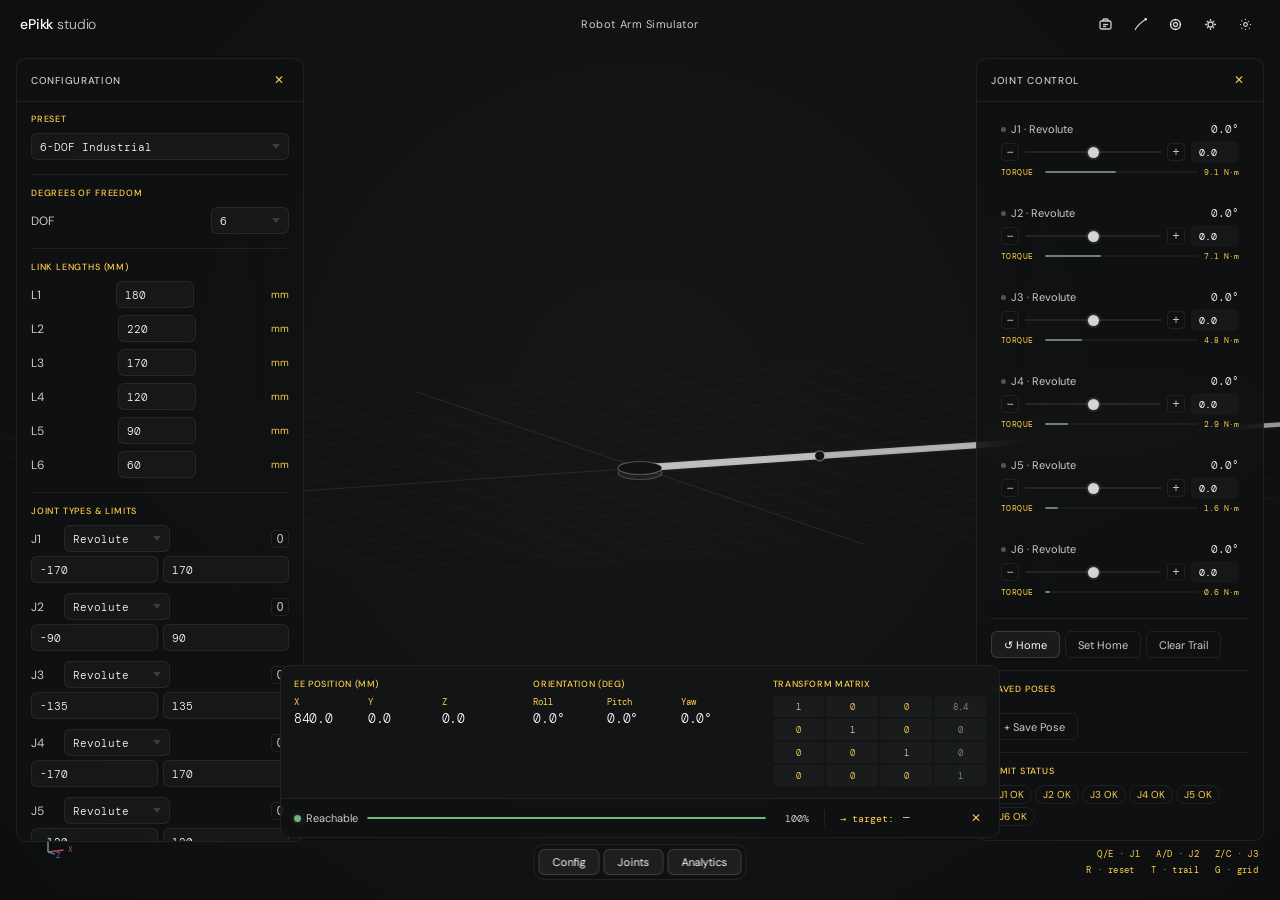
<file: index.html>
<!DOCTYPE html>
<html lang="en">
<head>
<meta charset="UTF-8">
<meta name="viewport" content="width=device-width, initial-scale=1.0">
<title>ePikk — Robot Arm Simulator</title>
<link rel="preconnect" href="https://fonts.googleapis.com">
<link href="https://fonts.googleapis.com/css2?family=DM+Sans:ital,opsz,wght@0,9..40,300;0,9..40,400;0,9..40,500&family=DM+Mono:wght@300;400&display=swap" rel="stylesheet">
<link rel="stylesheet" href="simulator.css">
</head>
<body>

<div id="vp"><canvas id="mc"></canvas></div>
<canvas id="gizmo" width="52" height="52"></canvas>
<div id="target-hint">Click viewport to place target · drag to move</div>
<div id="toast"></div>
<div id="kbhint">
  Q/E · J1 &nbsp; A/D · J2 &nbsp; Z/C · J3<br>
  R · reset &nbsp; T · trail &nbsp; G · grid
</div>

<nav>
  <div class="nav-logo">ePikk<em> studio</em></div>
  <div class="nav-title">Robot Arm Simulator</div>
  <div class="nav-r">
    <button class="iBtn" id="btnLib" data-tip="Robot Library" onclick="toggleLib()">
      <svg width="13" height="13" viewBox="0 0 13 13" fill="none" stroke="currentColor" stroke-width="1.3">
        <rect x="1" y="3" width="11" height="8" rx="1.5"/>
        <path d="M4 3V2a1 1 0 0 1 1-1h3a1 1 0 0 1 1 1v1"/>
        <line x1="4" y1="6.5" x2="9" y2="6.5"/>
        <line x1="4" y1="8.5" x2="7" y2="8.5"/>
      </svg>
    </button>
    <button class="iBtn" id="btnTrail" data-tip="EE Trail" onclick="toggleTrail()">
      <svg width="13" height="13" viewBox="0 0 13 13" fill="none" stroke="currentColor" stroke-width="1.3"><path d="M1 12 C3 8 6 5 12 1"/><circle cx="12" cy="1" r="1.5" fill="currentColor" stroke="none"/></svg>
    </button>
    <button class="iBtn" id="btnTarget" data-tip="Place Target" onclick="activateTarget()">
      <svg width="13" height="13" viewBox="0 0 13 13" fill="none" stroke="currentColor" stroke-width="1.3"><circle cx="6.5" cy="6.5" r="5"/><circle cx="6.5" cy="6.5" r="2"/><line x1="6.5" y1="1" x2="6.5" y2="2.5"/><line x1="6.5" y1="10.5" x2="6.5" y2="12"/><line x1="1" y1="6.5" x2="2.5" y2="6.5"/><line x1="10.5" y1="6.5" x2="12" y2="6.5"/></svg>
    </button>
    <button class="iBtn" id="btnTheme" data-tip="Toggle theme" onclick="toggleTheme()">
      <svg width="13" height="13" viewBox="0 0 13 13" fill="none" stroke="currentColor" stroke-width="1.3"><path d="M6.5 1v2M6.5 10v2M1 6.5h2M10 6.5h2M2.9 2.9l1.4 1.4M8.7 8.7l1.4 1.4M2.9 10.1l1.4-1.4M8.7 4.3l1.4-1.4"/><circle cx="6.5" cy="6.5" r="2.5"/></svg>
    </button>
    <button class="iBtn" id="sbtn" data-tip="Settings" onclick="toggleS()">
      <svg width="13" height="13" viewBox="0 0 14 14" fill="none" stroke="currentColor" stroke-width="1.3"><circle cx="7" cy="7" r="2"/><path d="M7 1v1.2M7 11.8V13M1 7h1.2M11.8 7H13M2.5 2.5l.85.85M10.65 10.65l.85.85M10.65 3.35l-.85.85M3.35 10.65l-.85.85"/></svg>
    </button>
  </div>
</nav>

<!-- SETTINGS -->
<div class="panel off" id="pS">
  <div class="ph"><span class="pl">Settings</span><button class="xBtn" onclick="toggleS()">✕</button></div>
  <div class="pb" style="padding:8px 13px 13px">
    <div class="srow"><span class="sk">Ground Grid</span><label class="tsw"><input type="checkbox" checked onchange="S.grid=this.checked"><div class="tt"></div><div class="tth"></div></label></div>
    <div class="srow"><span class="sk">Grid Size</span>
      <div class="grid-row" style="width:120px">
        <input type="range" min="100" max="1200" value="500" step="50" oninput="S.gridSize=+this.value;document.getElementById('gsval').textContent=this.value" style="flex:1">
        <span id="gsval" style="font-family:var(--mono);font-size:9px;color:var(--faint);min-width:30px">500</span>
      </div>
    </div>
    <div class="srow"><span class="sk">Wireframe</span><label class="tsw"><input type="checkbox" onchange="S.wire=this.checked"><div class="tt"></div><div class="tth"></div></label></div>
    <div class="srow"><span class="sk">Link Transparency</span><label class="tsw"><input type="checkbox" onchange="S.transp=this.checked"><div class="tt"></div><div class="tth"></div></label></div>
    <div class="srow"><span class="sk">Joint Markers</span><label class="tsw"><input type="checkbox" checked onchange="S.marks=this.checked"><div class="tt"></div><div class="tth"></div></label></div>
    <div class="srow"><span class="sk">EE Frame Axes</span><label class="tsw"><input type="checkbox" checked onchange="S.eef=this.checked"><div class="tt"></div><div class="tth"></div></label></div>
    <div class="srow"><span class="sk">Reach Sphere</span><label class="tsw"><input type="checkbox" onchange="S.sphere=this.checked"><div class="tt"></div><div class="tth"></div></label></div>
    <div class="srow"><span class="sk">Torque Estimates</span><label class="tsw"><input type="checkbox" checked onchange="S.torque=this.checked"><div class="tt"></div><div class="tth"></div></label></div>
    <div class="srow"><span class="sk">EE Trail</span><label class="tsw" id="trailToggle"><input type="checkbox" onchange="S.trail=this.checked"><div class="tt"></div><div class="tth"></div></label></div>
    <div class="srow"><span class="sk">Snap to Grid</span><label class="tsw"><input type="checkbox" onchange="S.snap=this.checked"><div class="tt"></div><div class="tth"></div></label></div>
    <div class="srow"><span class="sk">Smooth Motion</span><label class="tsw"><input type="checkbox" checked onchange="S.smooth=this.checked"><div class="tt"></div><div class="tth"></div></label></div>
    <div class="sep"></div>
    <div class="brow">
      <button class="btn f" onclick="exportJSON()" data-tip="Export robot config as JSON">Export JSON</button>
      <label class="btn" style="cursor:pointer;display:flex;align-items:center;justify-content:center" data-tip="Import robot config from JSON">Import
        <input type="file" accept=".json" style="display:none" onchange="importJSON(this)">
      </label>
    </div>
  </div>
</div>

<!-- LEFT: Config -->
<div class="panel" id="pL">
  <div class="ph"><span class="pl">Configuration</span><button class="xBtn" onclick="closeP('L')">✕</button></div>
  <div class="pb">
    <div class="ssec">
      <div class="slab">Preset</div>
      <select class="inp" onchange="loadPreset(this.value)" data-tip="Load a predefined robot type">
        <option value="">Custom</option>
        <option value="6dof" selected>6-DOF Industrial</option>
        <option value="scara">SCARA (4-DOF)</option>
        <option value="3dof">Planar 3-DOF</option>
        <option value="2dof">Planar 2-DOF</option>
        <option value="5dof">5-DOF Cobot</option>
      </select>
    </div>
    <div class="sep"></div>
    <div class="ssec">
      <div class="slab">Degrees of Freedom</div>
      <div class="frow" data-tip="Number of joints in the chain">
        <span class="flbl">DOF</span>
        <select class="inp inp-sm" id="dofsel" onchange="updateDOF(+this.value)">
          <option value="2">2</option><option value="3">3</option>
          <option value="4">4</option><option value="5">5</option>
          <option value="6" selected>6</option>
        </select>
      </div>
    </div>
    <div class="sep"></div>
    <div class="ssec">
      <div class="slab">Link Lengths (mm)</div>
      <div id="linkF"></div>
    </div>
    <div class="sep"></div>
    <div class="ssec">
      <div class="slab">Joint Types & Limits</div>
      <div id="jtypeF"></div>
    </div>
    <div class="brow">
      <button class="btn f" onclick="applyConfig()">Apply</button>
      <button class="btn" onclick="resetConfig()">Reset</button>
    </div>
  </div>
</div>

<!-- LIBRARY PANEL -->
<div class="panel off" id="pLib">
  <div class="ph">
    <span class="pl">Robot Library</span>
    <button class="xBtn" onclick="closeLib()">✕</button>
  </div>
  <div class="pb" style="padding:10px 12px 14px">
    <div class="slab" style="margin-bottom:10px">Select a model to preview & load</div>

    <!-- Category filter pills -->
    <div id="libCats" style="display:flex;gap:4px;flex-wrap:wrap;margin-bottom:10px"></div>

    <!-- Robot cards -->
    <div id="libCards" style="display:flex;flex-direction:column;gap:6px"></div>

    <!-- Spec panel — shown on hover/select -->
    <div id="libSpec" style="display:none;margin-top:10px;padding:10px;border-radius:8px;border:1px solid var(--border);background:rgba(128,128,128,0.04)">
      <div style="display:flex;align-items:center;gap:8px;margin-bottom:8px">
        <canvas id="libPreview" width="56" height="56" style="border-radius:6px;border:1px solid var(--border);background:rgba(128,128,128,0.06);flex-shrink:0"></canvas>
        <div>
          <div id="specName" style="font-size:12px;font-weight:500;color:var(--text);margin-bottom:2px"></div>
          <div id="specCat" style="font-size:10px;color:var(--faint)"></div>
          <div id="specDesc" style="font-size:10px;color:var(--dim);margin-top:3px;line-height:1.45"></div>
        </div>
      </div>
      <div style="display:grid;grid-template-columns:1fr 1fr;gap:4px" id="specGrid"></div>
      <button class="btn f" style="width:100%;margin-top:10px;justify-content:center;display:flex" onclick="loadLibRobot()">
        Load into Workspace
      </button>
    </div>
  </div>
</div>


<!-- RIGHT: Joints -->
<div class="panel" id="pR">
  <div class="ph"><span class="pl">Joint Control</span><button class="xBtn" onclick="closeP('R')">✕</button></div>
  <div class="pb">
    <div id="jsliders"></div>
    <div class="sep"></div>
    <div class="brow">
      <button class="btn f" onclick="goHome()" data-tip="Return all joints to home (R)">↺ Home</button>
      <button class="btn" onclick="saveHome()" data-tip="Save current pose as home">Set Home</button>
      <button class="btn" onclick="clearTrail()" data-tip="Clear EE trail">Clear Trail</button>
    </div>
    <div class="sep" style="margin-top:12px"></div>
    <div class="slab">Saved Poses</div>
    <div class="pose-list" id="poseList"></div>
    <div class="brow">
      <button class="btn" onclick="savePose()" data-tip="Save current joint state as named pose">+ Save Pose</button>
    </div>
    <div class="sep"></div>
    <div class="slab">Limit Status</div>
    <div class="lpills" id="lpills"></div>
  </div>
</div>

<!-- BOTTOM: Analytics -->
<div class="panel" id="pB">
  <div class="agrid">
    <div>
      <div class="acl">EE Position (mm)</div>
      <div class="avals">
        <div class="avitem"><div class="aax">X</div><div class="anum" id="aX">—</div></div>
        <div class="avitem"><div class="aax">Y</div><div class="anum" id="aY">—</div></div>
        <div class="avitem"><div class="aax">Z</div><div class="anum" id="aZ">—</div></div>
      </div>
    </div>
    <div>
      <div class="acl">Orientation (deg)</div>
      <div class="avals">
        <div class="avitem"><div class="aax">Roll</div><div class="anum" id="aR">—</div></div>
        <div class="avitem"><div class="aax">Pitch</div><div class="anum" id="aP">—</div></div>
        <div class="avitem"><div class="aax">Yaw</div><div class="anum" id="aYw">—</div></div>
      </div>
    </div>
    <div>
      <div class="acl">Transform Matrix</div>
      <div class="mwrap" id="mwrap"></div>
    </div>
  </div>
  <div class="rrow">
    <div class="rind"><div class="rdot ok" id="rdot"></div><span id="rlbl">Reachable</span></div>
    <div class="rbwrap"><div class="rb ok" id="rbar" style="width:40%"></div></div>
    <div class="rnum" id="rnum">40%</div>
    <div style="width:1px;height:16px;background:var(--border);margin:0 6px"></div>
    <span style="font-size:10px;color:var(--faint);font-family:var(--mono)">→ target:</span>
    <span id="targetDist" style="font-family:var(--mono);font-size:11px;color:var(--dim);min-width:50px">—</span>
    <button class="xBtn" style="margin-left:4px" onclick="closeP('B')">✕</button>
  </div>
</div>

<!-- TOGGLE BAR -->
<div class="ptoggle">
  <button class="tBtn on" id="tL" onclick="togP('L')" data-tip="Robot configuration">Config</button>
  <button class="tBtn on" id="tR" onclick="togP('R')" data-tip="Joint sliders & poses">Joints</button>
  <button class="tBtn on" id="tB" onclick="togP('B')" data-tip="End-effector analytics">Analytics</button>
</div>

<script src="simulator.js"></script>
</body>
</html>
</file>
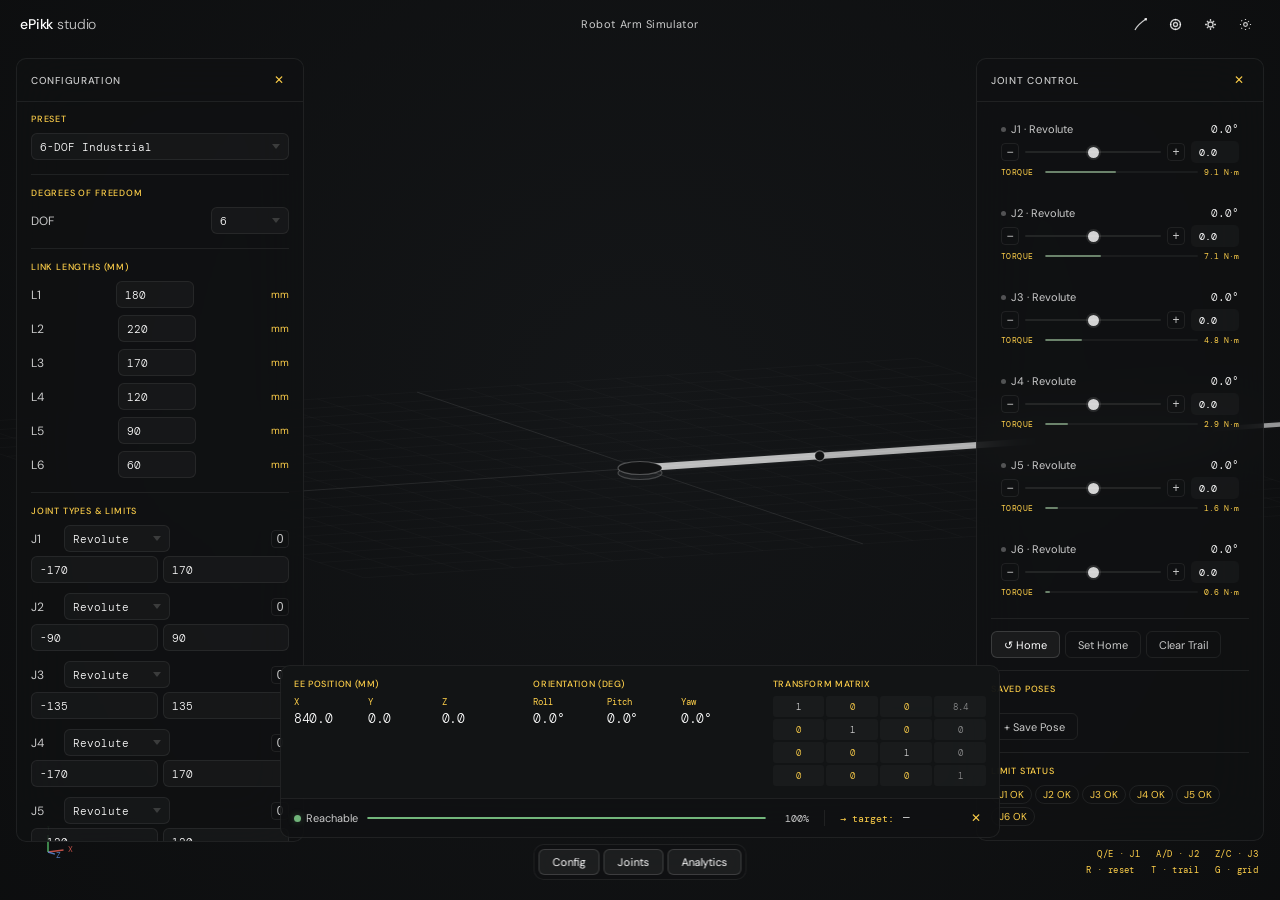
<file: robot-arm-simulator.html>
<!DOCTYPE html>
<html lang="en">
<head>
<meta charset="UTF-8">
<meta name="viewport" content="width=device-width, initial-scale=1.0">
<title>ePikk — Robot Arm Simulator</title>
<link rel="preconnect" href="https://fonts.googleapis.com">
<link href="https://fonts.googleapis.com/css2?family=DM+Sans:ital,opsz,wght@0,9..40,300;0,9..40,400;0,9..40,500&family=DM+Mono:wght@300;400&display=swap" rel="stylesheet">
<link rel="stylesheet" href="simulator.css">
</head>
<body>

<div id="vp"><canvas id="mc"></canvas></div>
<canvas id="gizmo" width="52" height="52"></canvas>
<div id="target-hint">Click viewport to place target · drag to move</div>
<div id="toast"></div>
<div id="kbhint">
  Q/E · J1 &nbsp; A/D · J2 &nbsp; Z/C · J3<br>
  R · reset &nbsp; T · trail &nbsp; G · grid
</div>

<nav>
  <div class="nav-logo">ePikk<em> studio</em></div>
  <div class="nav-title">Robot Arm Simulator</div>
  <div class="nav-r">
    <button class="iBtn" id="btnTrail" data-tip="EE Trail" onclick="toggleTrail()">
      <svg width="13" height="13" viewBox="0 0 13 13" fill="none" stroke="currentColor" stroke-width="1.3"><path d="M1 12 C3 8 6 5 12 1"/><circle cx="12" cy="1" r="1.5" fill="currentColor" stroke="none"/></svg>
    </button>
    <button class="iBtn" id="btnTarget" data-tip="Place Target" onclick="activateTarget()">
      <svg width="13" height="13" viewBox="0 0 13 13" fill="none" stroke="currentColor" stroke-width="1.3"><circle cx="6.5" cy="6.5" r="5"/><circle cx="6.5" cy="6.5" r="2"/><line x1="6.5" y1="1" x2="6.5" y2="2.5"/><line x1="6.5" y1="10.5" x2="6.5" y2="12"/><line x1="1" y1="6.5" x2="2.5" y2="6.5"/><line x1="10.5" y1="6.5" x2="12" y2="6.5"/></svg>
    </button>
    <button class="iBtn" id="btnTheme" data-tip="Toggle theme" onclick="toggleTheme()">
      <svg width="13" height="13" viewBox="0 0 13 13" fill="none" stroke="currentColor" stroke-width="1.3"><path d="M6.5 1v2M6.5 10v2M1 6.5h2M10 6.5h2M2.9 2.9l1.4 1.4M8.7 8.7l1.4 1.4M2.9 10.1l1.4-1.4M8.7 4.3l1.4-1.4"/><circle cx="6.5" cy="6.5" r="2.5"/></svg>
    </button>
    <button class="iBtn" id="sbtn" data-tip="Settings" onclick="toggleS()">
      <svg width="13" height="13" viewBox="0 0 14 14" fill="none" stroke="currentColor" stroke-width="1.3"><circle cx="7" cy="7" r="2"/><path d="M7 1v1.2M7 11.8V13M1 7h1.2M11.8 7H13M2.5 2.5l.85.85M10.65 10.65l.85.85M10.65 3.35l-.85.85M3.35 10.65l-.85.85"/></svg>
    </button>
  </div>
</nav>

<!-- SETTINGS -->
<div class="panel off" id="pS">
  <div class="ph"><span class="pl">Settings</span><button class="xBtn" onclick="toggleS()">✕</button></div>
  <div class="pb" style="padding:8px 13px 13px">
    <div class="srow"><span class="sk">Ground Grid</span><label class="tsw"><input type="checkbox" checked onchange="S.grid=this.checked"><div class="tt"></div><div class="tth"></div></label></div>
    <div class="srow"><span class="sk">Grid Size</span>
      <div class="grid-row" style="width:120px">
        <input type="range" min="100" max="1200" value="500" step="50" oninput="S.gridSize=+this.value;document.getElementById('gsval').textContent=this.value" style="flex:1">
        <span id="gsval" style="font-family:var(--mono);font-size:9px;color:var(--faint);min-width:30px">500</span>
      </div>
    </div>
    <div class="srow"><span class="sk">Wireframe</span><label class="tsw"><input type="checkbox" onchange="S.wire=this.checked"><div class="tt"></div><div class="tth"></div></label></div>
    <div class="srow"><span class="sk">Link Transparency</span><label class="tsw"><input type="checkbox" onchange="S.transp=this.checked"><div class="tt"></div><div class="tth"></div></label></div>
    <div class="srow"><span class="sk">Joint Markers</span><label class="tsw"><input type="checkbox" checked onchange="S.marks=this.checked"><div class="tt"></div><div class="tth"></div></label></div>
    <div class="srow"><span class="sk">EE Frame Axes</span><label class="tsw"><input type="checkbox" checked onchange="S.eef=this.checked"><div class="tt"></div><div class="tth"></div></label></div>
    <div class="srow"><span class="sk">Reach Sphere</span><label class="tsw"><input type="checkbox" onchange="S.sphere=this.checked"><div class="tt"></div><div class="tth"></div></label></div>
    <div class="srow"><span class="sk">Torque Estimates</span><label class="tsw"><input type="checkbox" checked onchange="S.torque=this.checked"><div class="tt"></div><div class="tth"></div></label></div>
    <div class="srow"><span class="sk">EE Trail</span><label class="tsw" id="trailToggle"><input type="checkbox" onchange="S.trail=this.checked"><div class="tt"></div><div class="tth"></div></label></div>
    <div class="srow"><span class="sk">Snap to Grid</span><label class="tsw"><input type="checkbox" onchange="S.snap=this.checked"><div class="tt"></div><div class="tth"></div></label></div>
    <div class="srow"><span class="sk">Smooth Motion</span><label class="tsw"><input type="checkbox" checked onchange="S.smooth=this.checked"><div class="tt"></div><div class="tth"></div></label></div>
    <div class="sep"></div>
    <div class="brow">
      <button class="btn f" onclick="exportJSON()" data-tip="Export robot config as JSON">Export JSON</button>
      <label class="btn" style="cursor:pointer;display:flex;align-items:center;justify-content:center" data-tip="Import robot config from JSON">Import
        <input type="file" accept=".json" style="display:none" onchange="importJSON(this)">
      </label>
    </div>
  </div>
</div>

<!-- LEFT: Config -->
<div class="panel" id="pL">
  <div class="ph"><span class="pl">Configuration</span><button class="xBtn" onclick="closeP('L')">✕</button></div>
  <div class="pb">
    <div class="ssec">
      <div class="slab">Preset</div>
      <select class="inp" onchange="loadPreset(this.value)" data-tip="Load a predefined robot type">
        <option value="">Custom</option>
        <option value="6dof" selected>6-DOF Industrial</option>
        <option value="scara">SCARA (4-DOF)</option>
        <option value="3dof">Planar 3-DOF</option>
        <option value="2dof">Planar 2-DOF</option>
        <option value="5dof">5-DOF Cobot</option>
      </select>
    </div>
    <div class="sep"></div>
    <div class="ssec">
      <div class="slab">Degrees of Freedom</div>
      <div class="frow" data-tip="Number of joints in the chain">
        <span class="flbl">DOF</span>
        <select class="inp inp-sm" id="dofsel" onchange="updateDOF(+this.value)">
          <option value="2">2</option><option value="3">3</option>
          <option value="4">4</option><option value="5">5</option>
          <option value="6" selected>6</option>
        </select>
      </div>
    </div>
    <div class="sep"></div>
    <div class="ssec">
      <div class="slab">Link Lengths (mm)</div>
      <div id="linkF"></div>
    </div>
    <div class="sep"></div>
    <div class="ssec">
      <div class="slab">Joint Types & Limits</div>
      <div id="jtypeF"></div>
    </div>
    <div class="brow">
      <button class="btn f" onclick="applyConfig()">Apply</button>
      <button class="btn" onclick="resetConfig()">Reset</button>
    </div>
  </div>
</div>

<!-- RIGHT: Joints -->
<div class="panel" id="pR">
  <div class="ph"><span class="pl">Joint Control</span><button class="xBtn" onclick="closeP('R')">✕</button></div>
  <div class="pb">
    <div id="jsliders"></div>
    <div class="sep"></div>
    <div class="brow">
      <button class="btn f" onclick="goHome()" data-tip="Return all joints to home (R)">↺ Home</button>
      <button class="btn" onclick="saveHome()" data-tip="Save current pose as home">Set Home</button>
      <button class="btn" onclick="clearTrail()" data-tip="Clear EE trail">Clear Trail</button>
    </div>
    <div class="sep" style="margin-top:12px"></div>
    <div class="slab">Saved Poses</div>
    <div class="pose-list" id="poseList"></div>
    <div class="brow">
      <button class="btn" onclick="savePose()" data-tip="Save current joint state as named pose">+ Save Pose</button>
    </div>
    <div class="sep"></div>
    <div class="slab">Limit Status</div>
    <div class="lpills" id="lpills"></div>
  </div>
</div>

<!-- BOTTOM: Analytics -->
<div class="panel" id="pB">
  <div class="agrid">
    <div>
      <div class="acl">EE Position (mm)</div>
      <div class="avals">
        <div class="avitem"><div class="aax">X</div><div class="anum" id="aX">—</div></div>
        <div class="avitem"><div class="aax">Y</div><div class="anum" id="aY">—</div></div>
        <div class="avitem"><div class="aax">Z</div><div class="anum" id="aZ">—</div></div>
      </div>
    </div>
    <div>
      <div class="acl">Orientation (deg)</div>
      <div class="avals">
        <div class="avitem"><div class="aax">Roll</div><div class="anum" id="aR">—</div></div>
        <div class="avitem"><div class="aax">Pitch</div><div class="anum" id="aP">—</div></div>
        <div class="avitem"><div class="aax">Yaw</div><div class="anum" id="aYw">—</div></div>
      </div>
    </div>
    <div>
      <div class="acl">Transform Matrix</div>
      <div class="mwrap" id="mwrap"></div>
    </div>
  </div>
  <div class="rrow">
    <div class="rind"><div class="rdot ok" id="rdot"></div><span id="rlbl">Reachable</span></div>
    <div class="rbwrap"><div class="rb ok" id="rbar" style="width:40%"></div></div>
    <div class="rnum" id="rnum">40%</div>
    <div style="width:1px;height:16px;background:var(--border);margin:0 6px"></div>
    <span style="font-size:10px;color:var(--faint);font-family:var(--mono)">→ target:</span>
    <span id="targetDist" style="font-family:var(--mono);font-size:11px;color:var(--dim);min-width:50px">—</span>
    <button class="xBtn" style="margin-left:4px" onclick="closeP('B')">✕</button>
  </div>
</div>

<!-- TOGGLE BAR -->
<div class="ptoggle">
  <button class="tBtn on" id="tL" onclick="togP('L')" data-tip="Robot configuration">Config</button>
  <button class="tBtn on" id="tR" onclick="togP('R')" data-tip="Joint sliders & poses">Joints</button>
  <button class="tBtn on" id="tB" onclick="togP('B')" data-tip="End-effector analytics">Analytics</button>
</div>

<script src="simulator.js"></script>
</body>
</html>
</file>
<file: simulator.css>
*{margin:0;padding:0;box-sizing:border-box}
:root{
  --bg:#111213;
  --surface:rgba(16,17,19,0.78);
  --border:rgba(255,255,255,0.07);
  --border-hi:rgba(255,255,255,0.14);
  --text:rgb(255, 255, 255);
  --dim:rgba(255, 255, 255, 0.781);
  --faint:#ffd04a;
  --sans:'DM Sans',sans-serif;
  --mono:'DM Mono',monospace;
  --ease:cubic-bezier(.4,0,.2,1);
  --r:10px;
  --accent:#f5f5f5;
  --warn:rgba(255,175,70,0.9);
  --good:rgba(130,210,140,0.85);
}
html,body{width:100%;height:100%;overflow:hidden;background:var(--bg);font-family:var(--sans);color:var(--text)}
body.light{
  --bg:#f0f0ee;
  --surface:rgba(245,244,242,0.82);
  --border:rgba(0, 0, 0, 0.199);
  --border-hi:rgba(0,0,0,0.16);
  --text:rgba(0, 0, 0, 0.966);
  --dim:rgba(0, 0, 0, 0.849);
  --faint:#6d5000;
}
nav{position:fixed;top:0;left:0;right:0;height:48px;z-index:100;display:flex;align-items:center;padding:0 20px;pointer-events:none}
nav>*{pointer-events:all}
.nav-logo{font-size:14px;font-weight:500;letter-spacing:-.01em;color:var(--text);cursor:default;user-select:none}
.nav-logo em{color:var(--dim);font-style:normal;font-weight:300}
.nav-title{position:absolute;left:50%;transform:translateX(-50%);font-size:11px;font-weight:400;color:var(--dim);letter-spacing:.05em;pointer-events:none;user-select:none}
.nav-r{margin-left:auto;display:flex;gap:5px;align-items:center}
.iBtn{width:30px;height:30px;border-radius:6px;border:1px solid transparent;background:transparent;color:var(--dim);cursor:pointer;display:flex;align-items:center;justify-content:center;transition:all .15s var(--ease);font-size:13px;position:relative}
.iBtn:hover{background:rgba(128,128,128,0.1);border-color:var(--border);color:var(--text)}
.iBtn.on{background:rgba(128,128,128,0.12);border-color:var(--border-hi);color:var(--text)}
.iBtn[data-tip]::after{content:attr(data-tip);position:absolute;top:calc(100% + 5px);left:50%;transform:translateX(-50%);background:rgba(18,19,21,.97);border:1px solid var(--border-hi);color:rgba(255,255,255,0.7);font-size:10px;font-family:var(--sans);padding:3px 8px;border-radius:5px;white-space:nowrap;opacity:0;pointer-events:none;transition:opacity .14s;z-index:300}
.iBtn[data-tip]:hover::after{opacity:1}
#vp{position:fixed;inset:0}
#vp canvas{width:100%;height:100%;display:block}
#gizmo{position:fixed;bottom:22px;left:22px;width:52px;height:52px;pointer-events:none;z-index:10}
#kbhint{position:fixed;bottom:22px;right:22px;z-index:10;font-family:var(--mono);font-size:9px;color:var(--faint);text-align:right;pointer-events:none;line-height:1.7;letter-spacing:.04em}
.ptoggle{position:fixed;bottom:20px;left:50%;transform:translateX(-50%);z-index:90;display:flex;gap:4px;background:var(--surface);border:1px solid var(--border);border-radius:var(--r);padding:4px;backdrop-filter:blur(20px);-webkit-backdrop-filter:blur(20px)}
.tBtn{height:26px;padding:0 13px;border-radius:6px;border:1px solid transparent;background:transparent;color:var(--dim);font-family:var(--sans);font-size:11px;font-weight:400;cursor:pointer;transition:all .18s var(--ease)}
.tBtn:hover{color:var(--text);background:rgba(128,128,128,0.08)}
.tBtn.on{background:rgba(128,128,128,0.12);border-color:var(--border-hi);color:var(--text)}
.panel{position:fixed;z-index:80;background:var(--surface);border:1px solid var(--border);backdrop-filter:blur(28px);-webkit-backdrop-filter:blur(28px);border-radius:var(--r);overflow:hidden;transition:transform .3s var(--ease),opacity .25s var(--ease)}
.panel.off{pointer-events:none;opacity:0}
#pL{left:16px;top:58px;width:288px;max-height:calc(100vh - 116px);display:flex;flex-direction:column}
#pL.off{transform:translateX(calc(-100% - 20px))}
#pR{right:16px;top:58px;width:288px;max-height:calc(100vh - 116px);display:flex;flex-direction:column}
#pR.off{transform:translateX(calc(100% + 20px))}
#pB{left:50%;transform:translateX(-50%);bottom:62px;width:min(720px,calc(100vw - 340px))}
#pB.off{transform:translateX(-50%) translateY(calc(100% + 72px))}
#pS{right:16px;top:58px;width:238px}
#pS.off{transform:translateX(calc(100% + 20px))}
.ph{padding:11px 14px;border-bottom:1px solid var(--border);flex-shrink:0;display:flex;align-items:center;justify-content:space-between}
.pl{font-size:10px;font-weight:500;letter-spacing:.07em;text-transform:uppercase;color:var(--dim)}
.xBtn{width:20px;height:20px;border-radius:4px;border:none;background:transparent;color:var(--faint);cursor:pointer;font-size:12px;display:flex;align-items:center;justify-content:center;transition:all .15s}
.xBtn:hover{background:rgba(128,128,128,0.1);color:var(--dim)}
.pb{overflow-y:auto;overflow-x:hidden;flex:1;padding:11px 14px 14px}
.pb::-webkit-scrollbar{width:2px}
.pb::-webkit-scrollbar-thumb{background:rgba(128,128,128,0.15);border-radius:2px}
.slab{font-size:9px;font-weight:500;letter-spacing:.09em;text-transform:uppercase;color:var(--faint);margin-bottom:8px}
.sep{height:1px;background:var(--border);margin:12px 0}
.ssec{margin-bottom:14px}
.frow{display:flex;align-items:center;justify-content:space-between;gap:8px;margin-bottom:7px}
.flbl{font-size:12px;color:var(--dim);flex-shrink:0}
.inp{background:rgba(128,128,128,0.06);border:1px solid var(--border);border-radius:6px;color:var(--text);font-family:var(--mono);font-size:11px;font-weight:300;outline:none;transition:border-color .15s;padding:0 8px;height:27px;width:100%}
.inp:focus{border-color:var(--border-hi)}
select.inp{cursor:pointer;appearance:none;background-image:url("data:image/svg+xml,%3Csvg xmlns='http://www.w3.org/2000/svg' width='8' height='5'%3E%3Cpath d='M0 0l4 5 4-5z' fill='rgba(128,128,128,.35)'/%3E%3C/svg%3E");background-repeat:no-repeat;background-position:right 8px center;padding-right:22px}
.inp-sm{width:78px;flex-shrink:0}
.inp2{display:grid;grid-template-columns:1fr 1fr;gap:5px}
[data-tip]{position:relative}
[data-tip]::after{content:attr(data-tip);position:absolute;left:50%;bottom:calc(100% + 5px);transform:translateX(-50%);background:rgba(18,19,21,.97);border:1px solid var(--border-hi);color:rgba(255,255,255,0.65);font-size:10px;font-family:var(--sans);padding:3px 8px;border-radius:5px;white-space:nowrap;opacity:0;pointer-events:none;transition:opacity .14s;z-index:300}
[data-tip]:hover::after{opacity:1}
.jrow{margin-bottom:11px;padding:8px 9px;border-radius:7px;border:1px solid transparent;transition:border-color .15s,background .15s;cursor:pointer}
.jrow:hover{background:rgba(128,128,128,0.04);border-color:var(--border)}
.jrow.selected{background:rgba(128,128,128,0.07);border-color:var(--border-hi)}
.jtop{display:flex;align-items:center;justify-content:space-between;margin-bottom:5px}
.jname{font-size:11px;color:var(--dim);display:flex;align-items:center;gap:5px}
.jdot{width:5px;height:5px;border-radius:50%;background:rgba(255,255,255,0.28);flex-shrink:0;transition:background .2s}
.jrow.selected .jdot{background:rgba(255,255,255,0.75)}
.jval{font-family:var(--mono);font-size:11px;font-weight:300;color:var(--text);min-width:44px;text-align:right}
.jval.lim{color:var(--warn)}
.jsw{display:flex;align-items:center;gap:6px}
input[type=range]{-webkit-appearance:none;flex:1;height:2px;background:rgba(128,128,128,0.18);border-radius:2px;outline:none;cursor:pointer}
input[type=range]::-webkit-slider-thumb{-webkit-appearance:none;width:11px;height:11px;border-radius:50%;background:rgba(255,255,255,.82);box-shadow:0 0 0 2px rgba(255,255,255,.1);transition:box-shadow .12s,transform .12s}
input[type=range]:hover::-webkit-slider-thumb{box-shadow:0 0 0 4px rgba(255,255,255,.12);transform:scale(1.1)}
input[type=range].lim{background:rgba(255,175,70,.2)}
input[type=range].lim::-webkit-slider-thumb{background:var(--warn)}
input[type=range].selected-range::-webkit-slider-thumb{background:rgba(255,255,255,1);box-shadow:0 0 0 3px rgba(255,255,255,.2)}
.jnum{width:48px;height:22px;background:rgba(128,128,128,0.06);border:1px solid transparent;border-radius:5px;color:var(--text);font-family:var(--mono);font-size:10px;text-align:center;outline:none;transition:border-color .15s}
.jnum:focus{border-color:var(--border-hi)}
.spair{display:flex;gap:2px}
.sb{width:18px;height:18px;border-radius:4px;border:1px solid var(--border);background:transparent;color:var(--dim);font-size:12px;cursor:pointer;display:flex;align-items:center;justify-content:center;line-height:1;transition:all .12s;user-select:none}
.sb:hover{border-color:var(--border-hi);color:var(--text)}
.sb:active{transform:scale(.88)}
.torque-row{display:flex;align-items:center;gap:6px;margin-top:4px}
.torque-label{font-family:var(--mono);font-size:8px;color:var(--faint);min-width:38px;letter-spacing:.06em}
.torque-wrap{flex:1;height:2px;background:rgba(128,128,128,0.1);border-radius:2px;overflow:hidden}
.torque-bar{height:100%;border-radius:2px;transition:width .25s var(--ease),background .25s}
.torque-val{font-family:var(--mono);font-size:8px;color:var(--faint);min-width:30px;text-align:right}
.btn{height:27px;padding:0 12px;border-radius:6px;border:1px solid var(--border);background:transparent;color:var(--dim);font-family:var(--sans);font-size:11px;cursor:pointer;transition:all .15s var(--ease)}
.btn:hover{border-color:var(--border-hi);color:var(--text);background:rgba(128,128,128,0.06)}
.btn.f{background:rgba(128,128,128,0.1);border-color:var(--border-hi);color:var(--text)}
.btn.f:hover{background:rgba(128,128,128,0.18)}
.brow{display:flex;gap:5px;margin-top:10px;flex-wrap:wrap}
.agrid{display:grid;grid-template-columns:1fr 1fr 1fr;background:var(--border)}
.agrid>div{background:rgba(13,14,15,.68);padding:12px 13px}
body.light .agrid>div{background:rgba(240,240,238,.8)}
.acl{font-size:9px;font-weight:500;letter-spacing:.07em;text-transform:uppercase;color:var(--faint);margin-bottom:6px}
.avals{display:flex;gap:8px}
.avitem{flex:1}
.aax{font-family:var(--mono);font-size:9px;color:var(--faint);margin-bottom:2px}
.anum{font-family:var(--mono);font-size:13px;font-weight:300;color:var(--text);letter-spacing:-.02em;transition:color .2s}
.anum.bad{color:var(--warn)}
.mwrap{display:grid;grid-template-columns:repeat(4,1fr);gap:2px;margin-top:1px}
.mc{height:21px;background:rgba(128,128,128,0.06);border-radius:3px;display:flex;align-items:center;justify-content:center;font-family:var(--mono);font-size:9px;font-weight:300;color:var(--faint)}
.mc.d{color:var(--dim)}.mc.t{color:rgba(255,255,255,.5)}
body.light .mc.t{color:rgba(0,0,0,.55)}
.rrow{display:flex;align-items:center;gap:9px;padding:9px 13px;border-top:1px solid var(--border)}
.rind{display:flex;align-items:center;gap:5px;font-size:11px;color:var(--dim)}
.rdot{width:7px;height:7px;border-radius:50%;background:rgba(128,128,128,.25);transition:background .3s}
.rdot.ok{background:var(--good);box-shadow:0 0 7px rgba(130,210,140,.3)}
.rdot.warn{background:var(--warn);box-shadow:0 0 7px rgba(255,175,70,.3)}
.rbwrap{flex:1;height:2px;background:rgba(128,128,128,.1);border-radius:2px;overflow:hidden}
.rb{height:100%;background:rgba(128,128,128,.3);border-radius:2px;transition:width .3s var(--ease),background .3s}
.rb.ok{background:var(--good)}.rb.warn{background:var(--warn)}
.rnum{font-family:var(--mono);font-size:10px;color:var(--dim);min-width:34px;text-align:right}
.lpills{display:flex;flex-wrap:wrap;gap:3px;margin-top:8px}
.lpill{padding:2px 7px;border-radius:99px;border:1px solid rgba(255,175,70,.22);background:rgba(255,175,70,.06);font-size:10px;color:rgba(255,175,70,.8)}
.lpill.ok{border-color:var(--border);background:transparent;color:var(--faint)}
.srow{display:flex;align-items:center;justify-content:space-between;padding:7px 0;border-bottom:1px solid var(--border)}
.srow:last-child{border-bottom:none}
.sk{font-size:12px;color:var(--dim)}
.tsw{position:relative;width:28px;height:15px;cursor:pointer}
.tsw input{display:none}
.tt{position:absolute;inset:0;background:rgba(128,128,128,.1);border:1px solid var(--border);border-radius:9px;transition:background .2s}
.tsw input:checked+.tt{background:rgba(128,128,128,.28)}
.tth{position:absolute;width:9px;height:9px;background:rgba(200,200,200,.5);border-radius:50%;top:2px;left:2px;transition:left .18s var(--ease),background .2s;pointer-events:none}
.tsw input:checked~.tth{left:15px;background:rgba(255,255,255,.92)}
.pose-list{display:flex;flex-direction:column;gap:4px;margin-top:8px}
.pose-item{display:flex;align-items:center;gap:6px;padding:6px 9px;border-radius:6px;border:1px solid var(--border);background:rgba(128,128,128,0.04);cursor:pointer;transition:all .15s}
.pose-item:hover{border-color:var(--border-hi);background:rgba(128,128,128,0.08)}
.pose-name{font-size:11px;color:var(--dim);flex:1}
.pose-btns{display:flex;gap:3px}
.pose-btn{padding:1px 6px;border-radius:4px;border:1px solid var(--border);background:transparent;color:var(--faint);font-size:9px;cursor:pointer;transition:all .15s;font-family:var(--mono)}
.pose-btn:hover{border-color:var(--border-hi);color:var(--dim)}
#target-hint{position:fixed;top:58px;left:50%;transform:translateX(-50%);z-index:85;background:var(--surface);border:1px solid var(--border);backdrop-filter:blur(20px);-webkit-backdrop-filter:blur(20px);padding:5px 14px;border-radius:99px;font-size:10px;color:var(--dim);pointer-events:none;opacity:0;transition:opacity .2s;letter-spacing:.04em}
#target-hint.show{opacity:1}
.grid-row{display:flex;align-items:center;gap:8px}
.grid-row input[type=range]{flex:1;height:2px}
#toast{position:fixed;bottom:78px;left:50%;transform:translateX(-50%);z-index:200;background:var(--surface);border:1px solid var(--border-hi);backdrop-filter:blur(20px);-webkit-backdrop-filter:blur(20px);padding:7px 16px;border-radius:8px;font-size:11px;color:var(--dim);pointer-events:none;opacity:0;transition:opacity .2s;letter-spacing:.02em;white-space:nowrap}
#toast.show{opacity:1}


/* LIBRARY PANEL */
#pLib{left:16px;top:58px;width:300px;max-height:calc(100vh - 116px);display:flex;flex-direction:column}
#pLib.off{transform:translateX(calc(-100% - 20px))}

.lib-card{display:flex;align-items:center;gap:9px;padding:8px 10px;border-radius:7px;border:1px solid var(--border);background:rgba(128,128,128,0.03);cursor:pointer;transition:all .15s}
.lib-card:hover{border-color:var(--border-hi);background:rgba(128,128,128,0.07)}
.lib-card.selected{border-color:var(--border-hi);background:rgba(128,128,128,0.1)}
.lib-card-swatch{width:28px;height:28px;border-radius:5px;flex-shrink:0;display:flex;align-items:center;justify-content:center;font-size:14px}
.lib-card-info{flex:1;min-width:0}
.lib-card-name{font-size:11px;font-weight:500;color:var(--text);white-space:nowrap;overflow:hidden;text-overflow:ellipsis}
.lib-card-sub{font-size:9px;color:var(--faint);margin-top:1px;font-family:var(--mono)}
.lib-card-dof{font-family:var(--mono);font-size:10px;color:var(--dim);flex-shrink:0}

.cat-pill{padding:2px 8px;border-radius:99px;border:1px solid var(--border);background:transparent;color:var(--faint);font-size:9px;cursor:pointer;transition:all .15s;font-family:var(--mono);white-space:nowrap}
.cat-pill:hover{border-color:var(--border-hi);color:var(--dim)}
.cat-pill.on{background:rgba(128,128,128,0.12);border-color:var(--border-hi);color:var(--text)}

.spec-row{display:flex;justify-content:space-between;align-items:center;padding:4px 6px;border-radius:4px;background:rgba(128,128,128,0.04)}
.spec-k{font-size:9px;color:var(--faint);font-family:var(--mono);letter-spacing:.04em}
.spec-v{font-size:10px;color:var(--text);font-family:var(--mono)}
</file>
